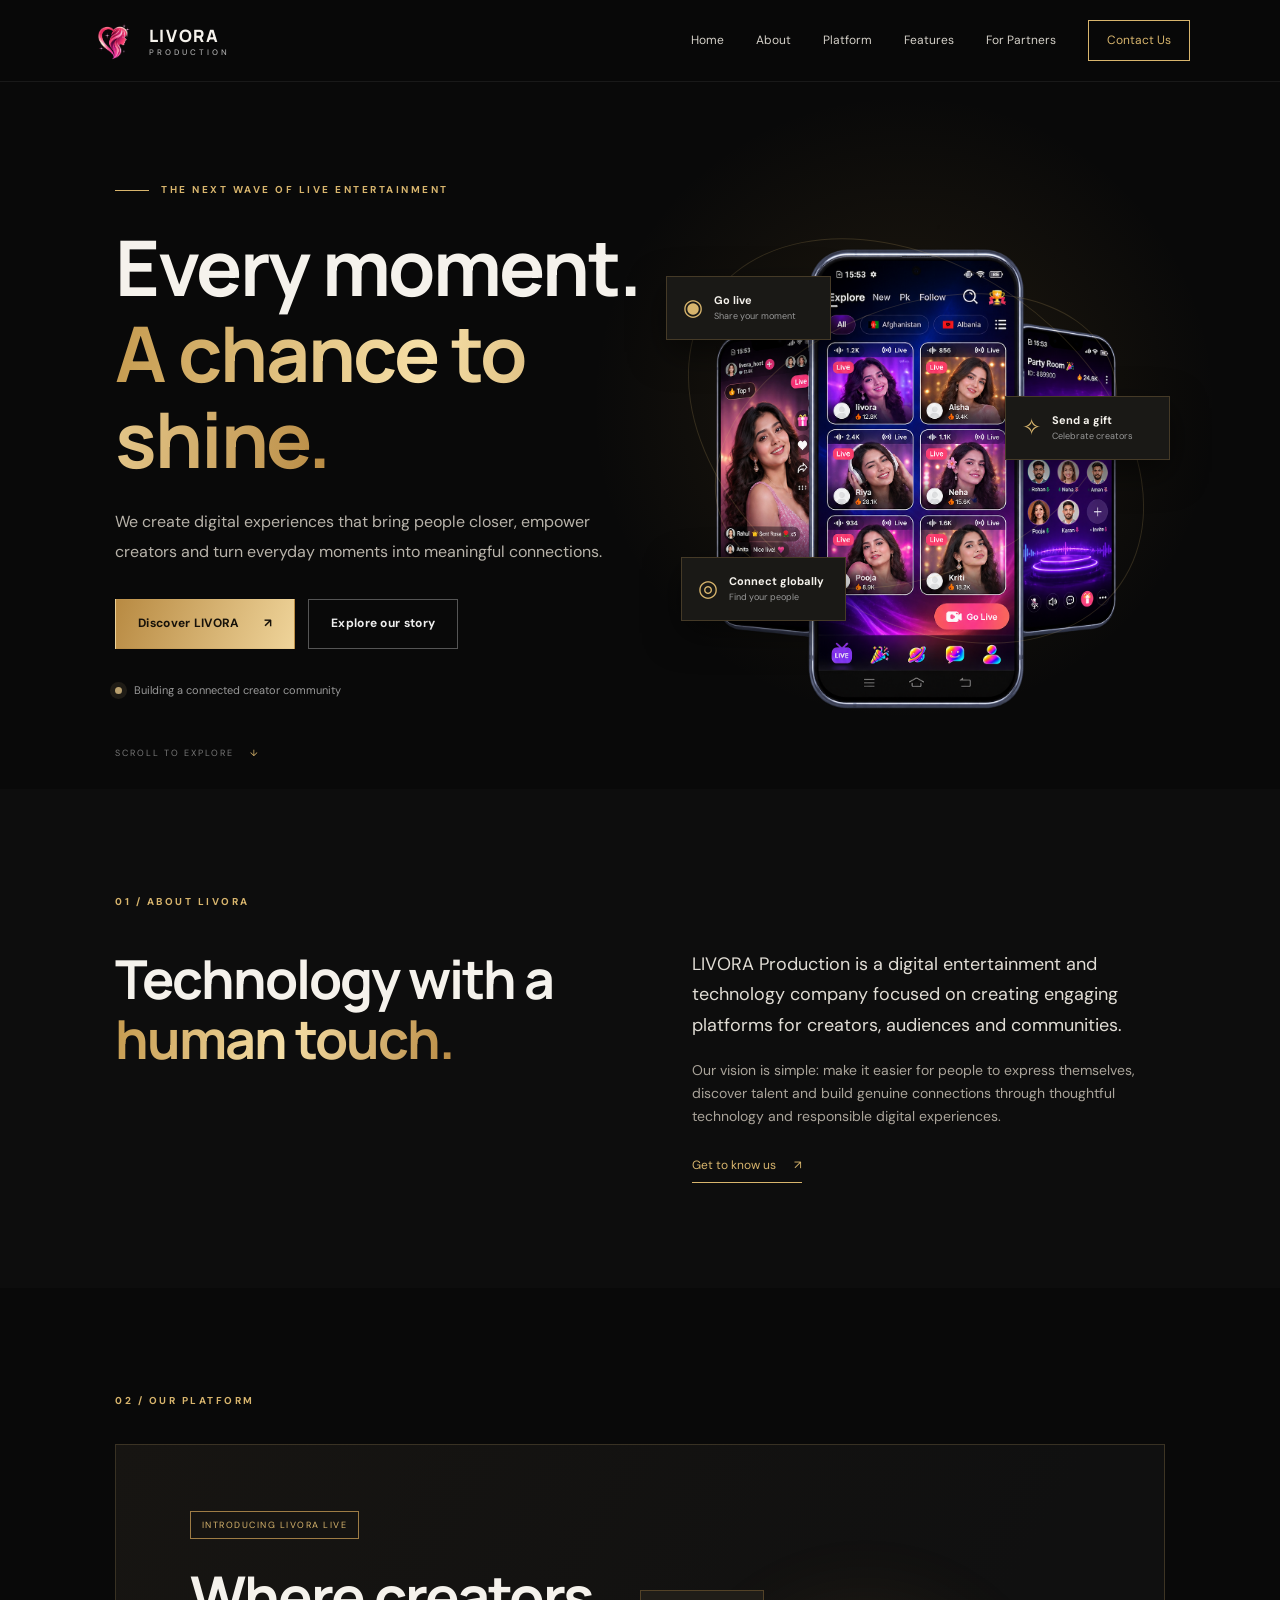
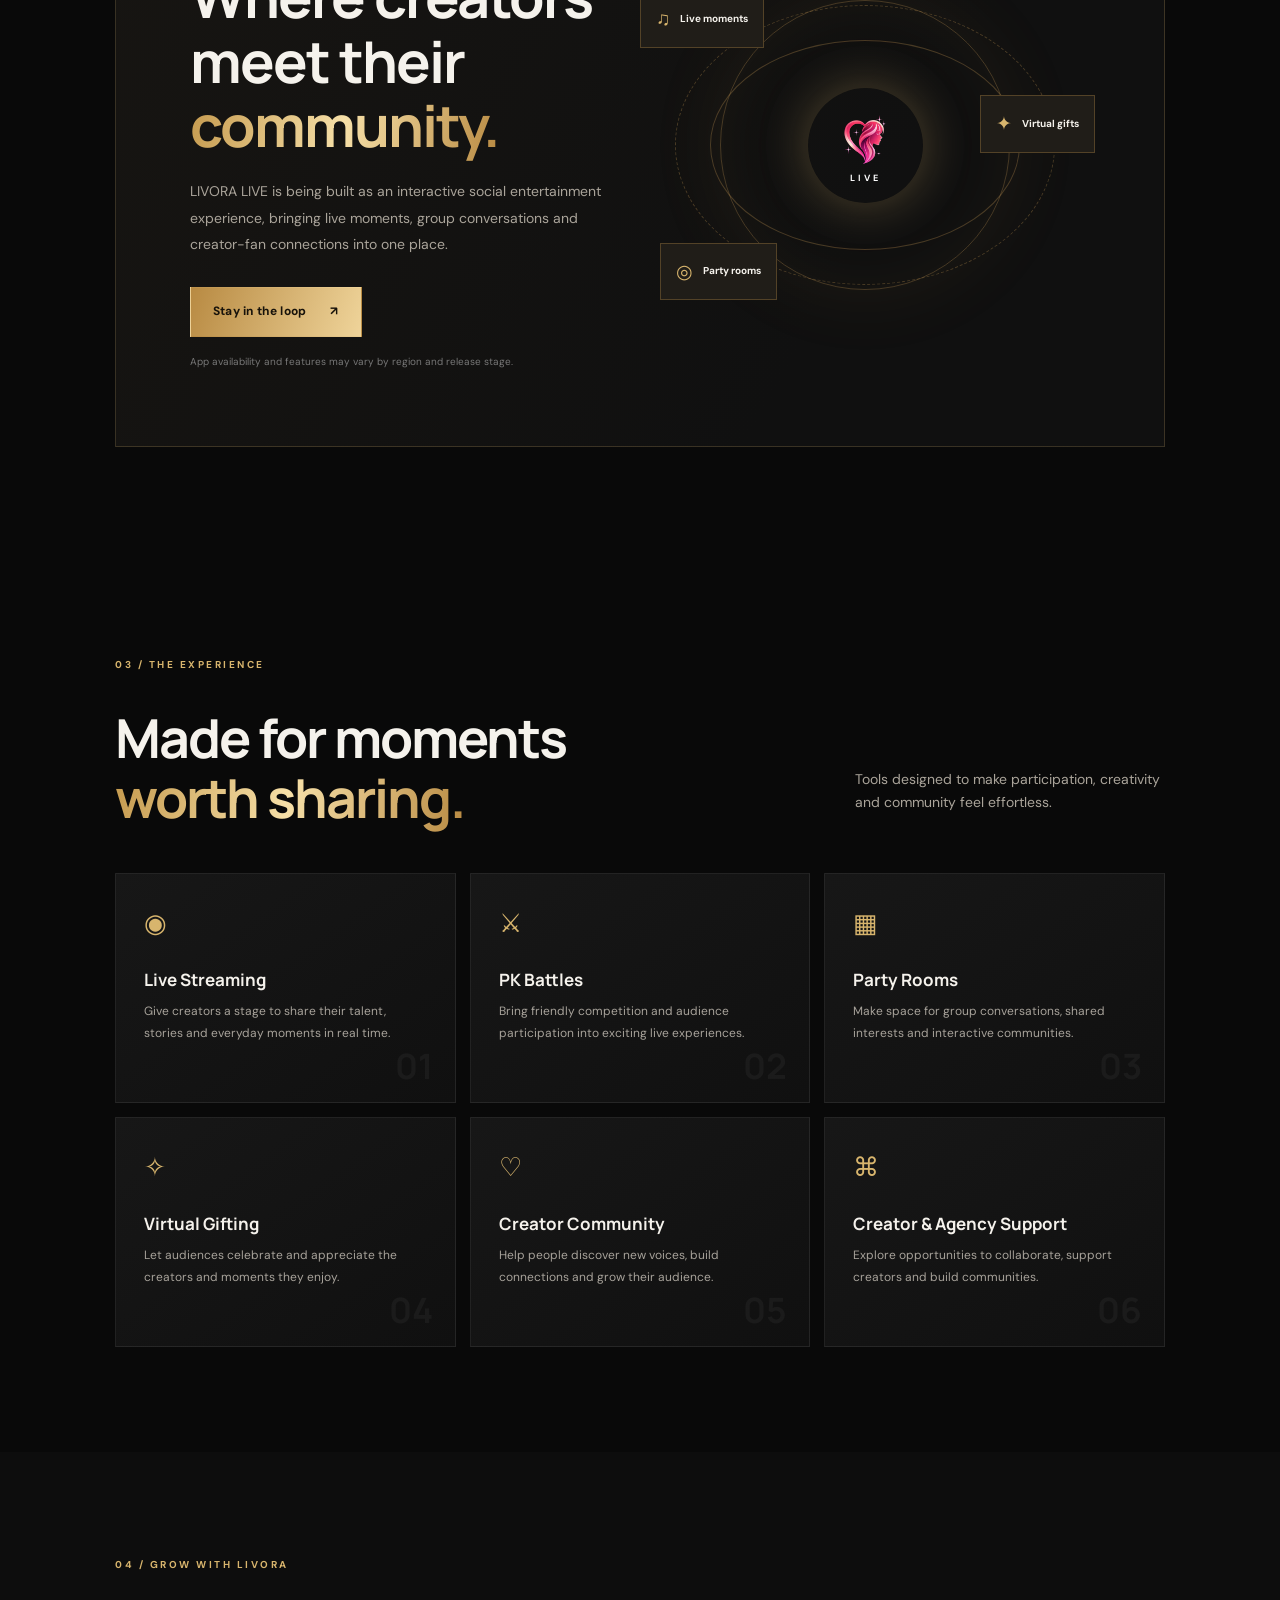
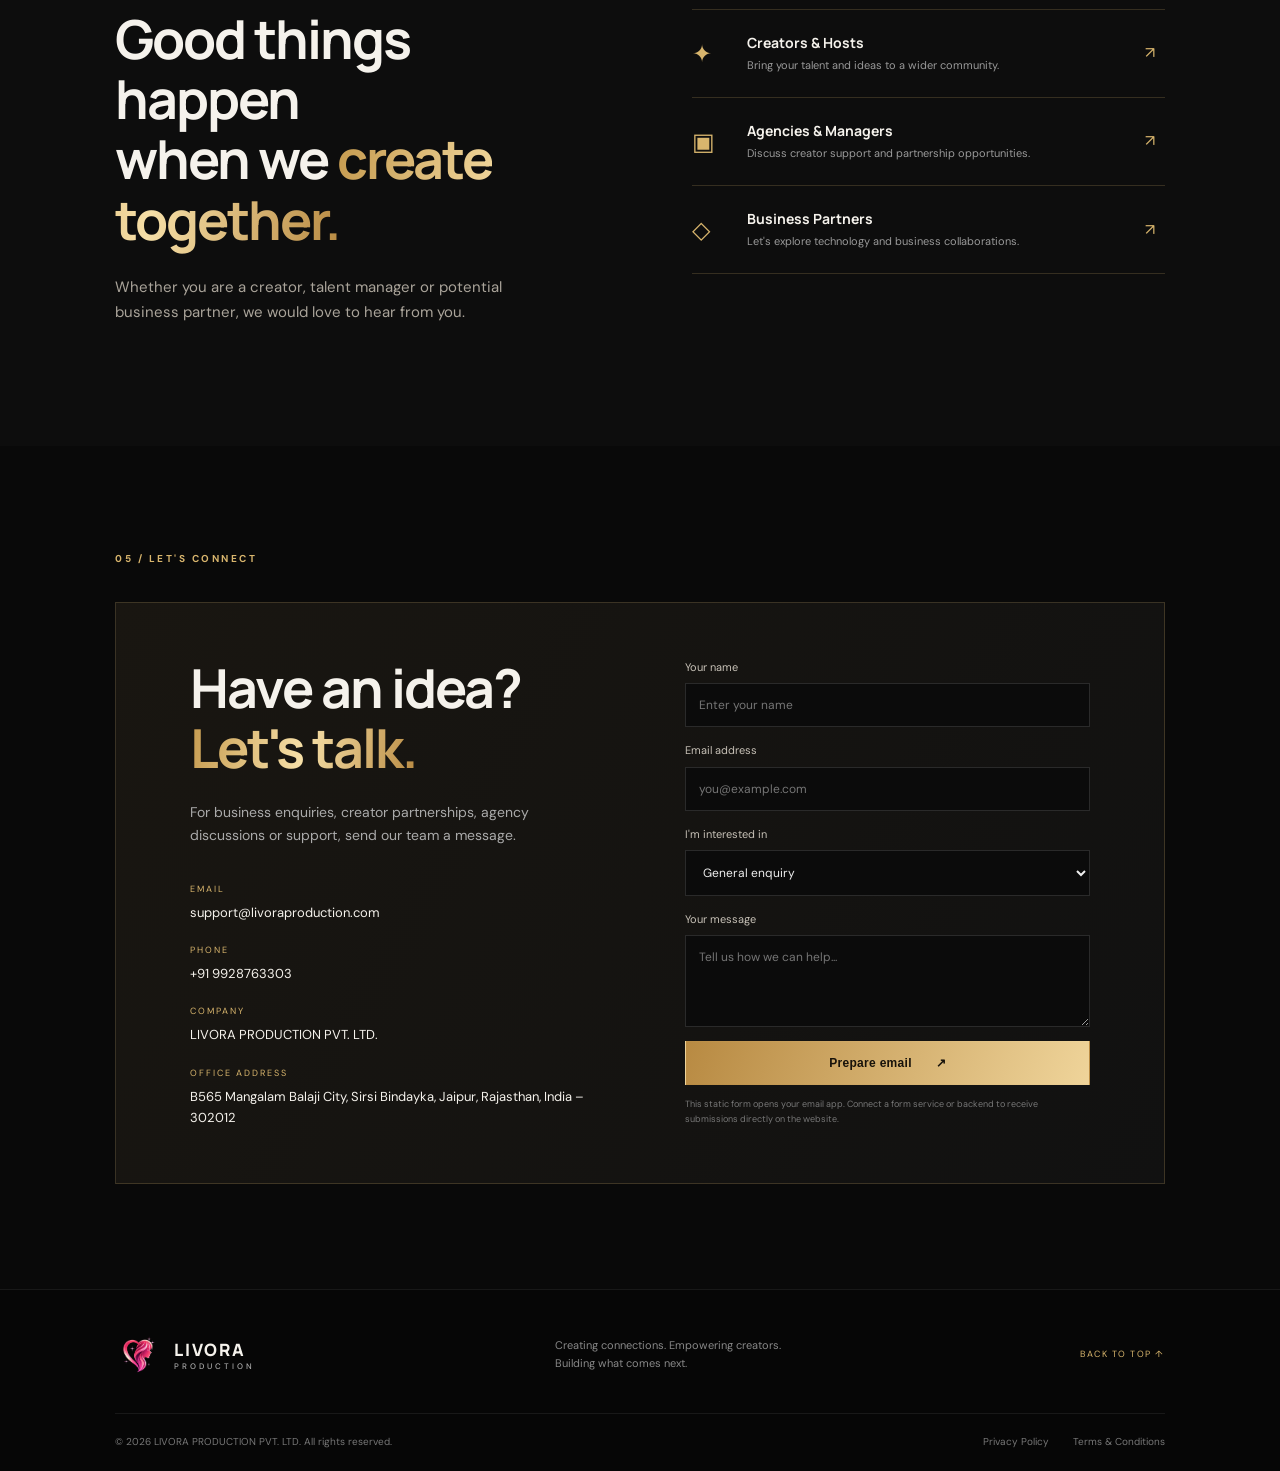
<file: index.html>
<!DOCTYPE html>
<html lang="en">
<head>
  <meta charset="UTF-8">
  <meta name="viewport" content="width=device-width, initial-scale=1.0">
  <meta name="description" content="LIVORA Production builds digital experiences that bring creators and communities together through live entertainment and technology.">
  <meta name="theme-color" content="#090909">
  <title>LIVORA Production | Create. Connect. Shine.</title>
  <link rel="preconnect" href="https://fonts.googleapis.com">
  <link rel="preconnect" href="https://fonts.gstatic.com" crossorigin>
  <link href="https://fonts.googleapis.com/css2?family=DM+Sans:wght@400;500;600;700&family=Manrope:wght@400;500;600;700;800&display=swap" rel="stylesheet">
  <link rel="stylesheet" href="css/styles.css">
  <link rel="icon" href="assets/logo/app_logo.webp" type="image/x-icon">
</head>
<body>
  <header class="site-header">
    <a class="brand" href="#home" aria-label="LIVORA home">
      <span class="brand-mark">
        <img src="assets/logo/app_logo.webp" alt="LIVORA logo mark" width="48" height="48">
      </span>
      <span>LIVORA<span class="brand-light">PRODUCTION</span></span>
    </a>
    <button class="menu-toggle" aria-label="Open navigation" aria-expanded="false">☰</button>
    <nav class="nav">
      <a href="#home">Home</a><a href="#about">About</a><a href="#platform">Platform</a>
      <a href="#features">Features</a><a href="#partners">For Partners</a><a href="#contact" class="nav-cta">Contact Us</a>
    </nav>
  </header>

  <main>
    <section class="hero" id="home">
      <div class="hero-glow"></div>
      <div class="hero-content">
        <p class="eyebrow"><span class="eyebrow-line"></span> THE NEXT WAVE OF LIVE ENTERTAINMENT</p>
        <h1>Every moment.<br><span class="gold-text">A chance to shine.</span></h1>
        <p class="hero-copy">We create digital experiences that bring people closer, empower creators and turn everyday moments into meaningful connections.</p>
        <div class="hero-actions">
          <a class="btn btn-gold" href="#platform">Discover LIVORA <span>↗</span></a>
          <a class="btn btn-outline" href="#about">Explore our story</a>
        </div>
        <div class="hero-note"><span class="pulse-dot"></span> Building a connected creator community</div>
      </div>
      <div class="hero-art" aria-label="Abstract live entertainment illustration">
        <div class="orbit orbit-one"></div><div class="orbit orbit-two"></div>
        <!-- <div class="phone">
          <div class="phone-top"><span></span><span></span><span></span></div>
          <div class="live-label"><i></i> LIVE NOW</div>
          <div class="avatar avatar-main">L</div>
          <div class="phone-caption">Your stage.<br><b>Your community.</b></div>
          <div class="phone-bottom"><span>♡</span><span>▣</span><span>✦</span><span>➤</span></div>
        </div> -->
        <div>
          <img src="assets/image/mobile_view.png" alt="Mobile view of LIVORA app" width="400">
        </div>
        <div class="float-card card-live"><span class="mini-icon">◉</span><div><b>Go live</b><small>Share your moment</small></div></div>
        <div class="float-card card-gift"><span class="mini-icon">✧</span><div><b>Send a gift</b><small>Celebrate creators</small></div></div>
        <div class="float-card card-connect"><span class="mini-icon">◎</span><div><b>Connect globally</b><small>Find your people</small></div></div>
      </div>
      <a class="scroll-cue" href="#about">SCROLL TO EXPLORE <span>↓</span></a>
    </section>

    <section class="intro section-pad" id="about">
      <div class="section-kicker">01 / ABOUT LIVORA</div>
      <div class="intro-grid">
        <h2>Technology with a <span class="gold-text">human touch.</span></h2>
        <div><p class="lead">LIVORA Production is a digital entertainment and technology company focused on creating engaging platforms for creators, audiences and communities.</p>
        <p>Our vision is simple: make it easier for people to express themselves, discover talent and build genuine connections through thoughtful technology and responsible digital experiences.</p>
        <a class="text-link" href="#contact">Get to know us <span>↗</span></a></div>
      </div>
    </section>

    <section class="platform section-pad" id="platform">
      <div class="section-kicker">02 / OUR PLATFORM</div>
      <div class="platform-panel">
        <div class="platform-copy">
          <span class="pill">INTRODUCING LIVORA LIVE</span>
          <h2>Where creators<br>meet their <span class="gold-text">community.</span></h2>
          <p>LIVORA LIVE is being built as an interactive social entertainment experience, bringing live moments, group conversations and creator-fan connections into one place.</p>
          <a class="btn btn-gold" href="#contact">Stay in the loop <span>↗</span></a>
          <p class="fine-print">App availability and features may vary by region and release stage.</p>
        </div>
        <div class="feature-visual">
          <div class="visual-ring"></div>
          <div class="visual-tile tile-one"><span>♫</span><b>Live moments</b></div>
          <div class="visual-tile tile-two"><span>✦</span><b>Virtual gifts</b></div>
          <div class="visual-tile tile-three"><span>◎</span><b>Party rooms</b></div>
          <div class="visual-core">
            <img src="assets/logo/app_logo.webp" alt="LIVORA logo mark" width="65" height="65">
            <span>LIVE</span>
          </div>
        </div>
      </div>
    </section>

    <section class="features section-pad" id="features">
      <div class="section-kicker">03 / THE EXPERIENCE</div>
      <div class="section-heading"><h2>Made for moments<br><span class="gold-text">worth sharing.</span></h2><p>Tools designed to make participation, creativity and community feel effortless.</p></div>
      <div class="feature-grid">
        <article class="feature-card"><span class="feature-icon">◉</span><h3>Live Streaming</h3><p>Give creators a stage to share their talent, stories and everyday moments in real time.</p><span class="card-number">01</span></article>
        <article class="feature-card"><span class="feature-icon">⚔</span><h3>PK Battles</h3><p>Bring friendly competition and audience participation into exciting live experiences.</p><span class="card-number">02</span></article>
        <article class="feature-card"><span class="feature-icon">▦</span><h3>Party Rooms</h3><p>Make space for group conversations, shared interests and interactive communities.</p><span class="card-number">03</span></article>
        <article class="feature-card"><span class="feature-icon">✧</span><h3>Virtual Gifting</h3><p>Let audiences celebrate and appreciate the creators and moments they enjoy.</p><span class="card-number">04</span></article>
        <article class="feature-card"><span class="feature-icon">♡</span><h3>Creator Community</h3><p>Help people discover new voices, build connections and grow their audience.</p><span class="card-number">05</span></article>
        <article class="feature-card"><span class="feature-icon">⌘</span><h3>Creator & Agency Support</h3><p>Explore opportunities to collaborate, support creators and build communities.</p><span class="card-number">06</span></article>
      </div>
    </section>

    <section class="partners section-pad" id="partners">
      <div class="section-kicker">04 / GROW WITH LIVORA</div>
      <div class="partner-grid">
        <div><h2>Good things happen<br>when we <span class="gold-text">create together.</span></h2><p class="lead">Whether you are a creator, talent manager or potential business partner, we would love to hear from you.</p></div>
        <div class="partner-options">
          <a class="partner-option" href="#contact"><span class="partner-symbol">✦</span><span><b>Creators & Hosts</b><small>Bring your talent and ideas to a wider community.</small></span><span class="arrow">↗</span></a>
          <a class="partner-option" href="#contact"><span class="partner-symbol">▣</span><span><b>Agencies & Managers</b><small>Discuss creator support and partnership opportunities.</small></span><span class="arrow">↗</span></a>
          <a class="partner-option" href="#contact"><span class="partner-symbol">◇</span><span><b>Business Partners</b><small>Let's explore technology and business collaborations.</small></span><span class="arrow">↗</span></a>
        </div>
      </div>
    </section>

    <section class="contact section-pad" id="contact">
      <div class="section-kicker">05 / LET'S CONNECT</div>
      <div class="contact-panel">
        <div><h2>Have an idea?<br><span class="gold-text">Let's talk.</span></h2><p>For business enquiries, creator partnerships, agency discussions or support, send our team a message.</p>
          <div class="contact-detail"><small>EMAIL</small><a href="mailto:support@livoraproduction.com">support@livoraproduction.com</a></div>
          <div class="contact-detail"><small>PHONE</small><a href="tel:+919928763303">+91 9928763303</a></div>
          <div class="contact-detail"><small>COMPANY</small><span>LIVORA PRODUCTION PVT. LTD.</span></div>
          <div class="contact-detail"><small>OFFICE ADDRESS</small><span>B565 Mangalam Balaji City, Sirsi Bindayka, Jaipur, Rajasthan, India – 302012</span></div>
        </div>
        <form class="contact-form" id="contactForm">
          <label>Your name<input name="name" type="text" placeholder="Enter your name" required></label>
          <label>Email address<input name="email" type="email" placeholder="you@example.com" required></label>
          <label>I'm interested in<select name="subject"><option>General enquiry</option><option>Creator / Host partnership</option><option>Agency partnership</option><option>Business collaboration</option><option>App support</option></select></label>
          <label>Your message<textarea name="message" rows="4" placeholder="Tell us how we can help..." required></textarea></label>
          <button class="btn btn-gold submit-btn" type="submit">Prepare email <span>↗</span></button>
          <p class="form-note">This static form opens your email app. Connect a form service or backend to receive submissions directly on the website.</p>
        </form>
      </div>
    </section>
  </main>

  <footer class="footer">
    <div class="footer-top">
      <a class="brand" href="#home">
        <span class="brand-mark">
          <img src="assets/logo/app_logo.webp" alt="LIVORA logo mark" width="48" height="48">
        </span>
        <span>LIVORA<span class="brand-light">PRODUCTION</span></span>
      </a>
      <p>Creating connections. Empowering creators.<br>Building what comes next.</p>
      <a href="#home" class="back-top">BACK TO TOP ↑</a>
    </div>
    <div class="footer-bottom"><span>© <span id="year"></span> LIVORA PRODUCTION PVT. LTD. All rights reserved.</span><div><a href="pages/privacy.html">Privacy Policy</a><a href="pages/terms.html">Terms & Conditions</a></div></div>
  </footer>
  <script src="js/script.js"></script>
</body>
</html>
</file>
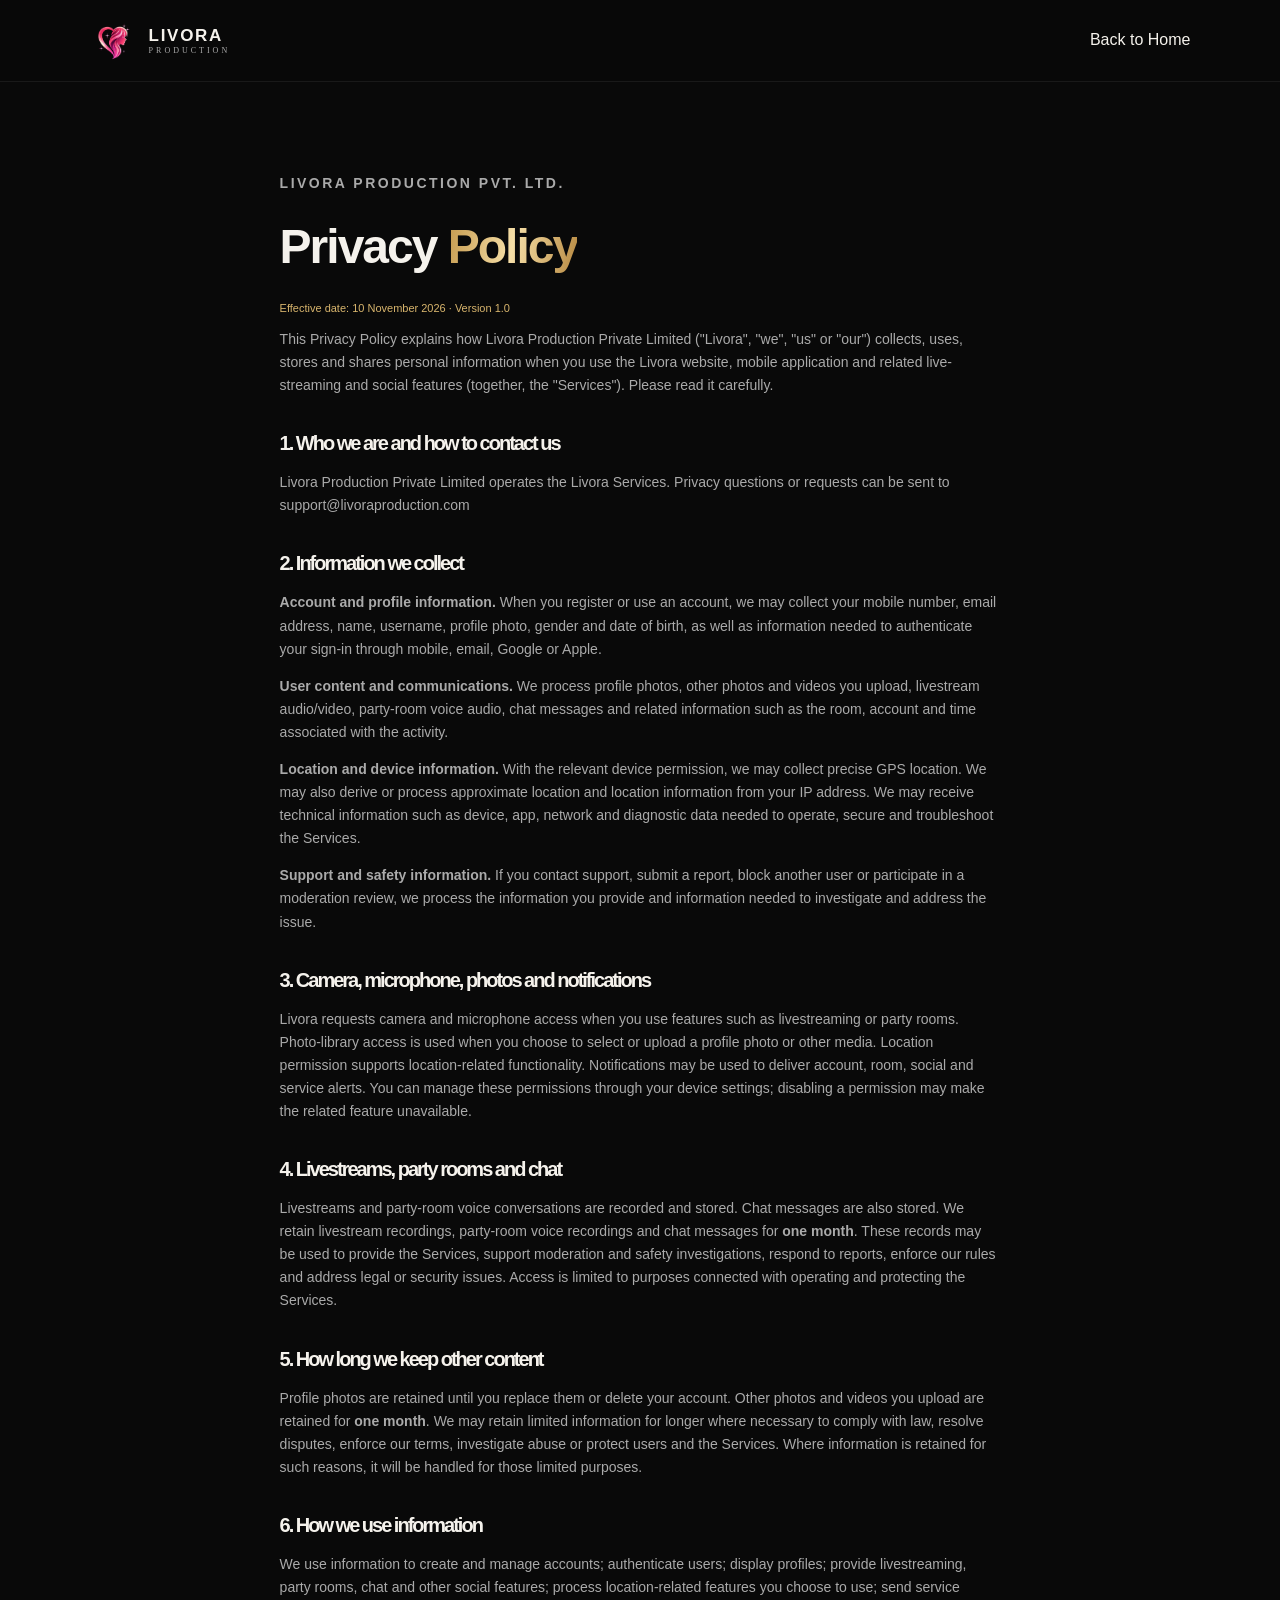
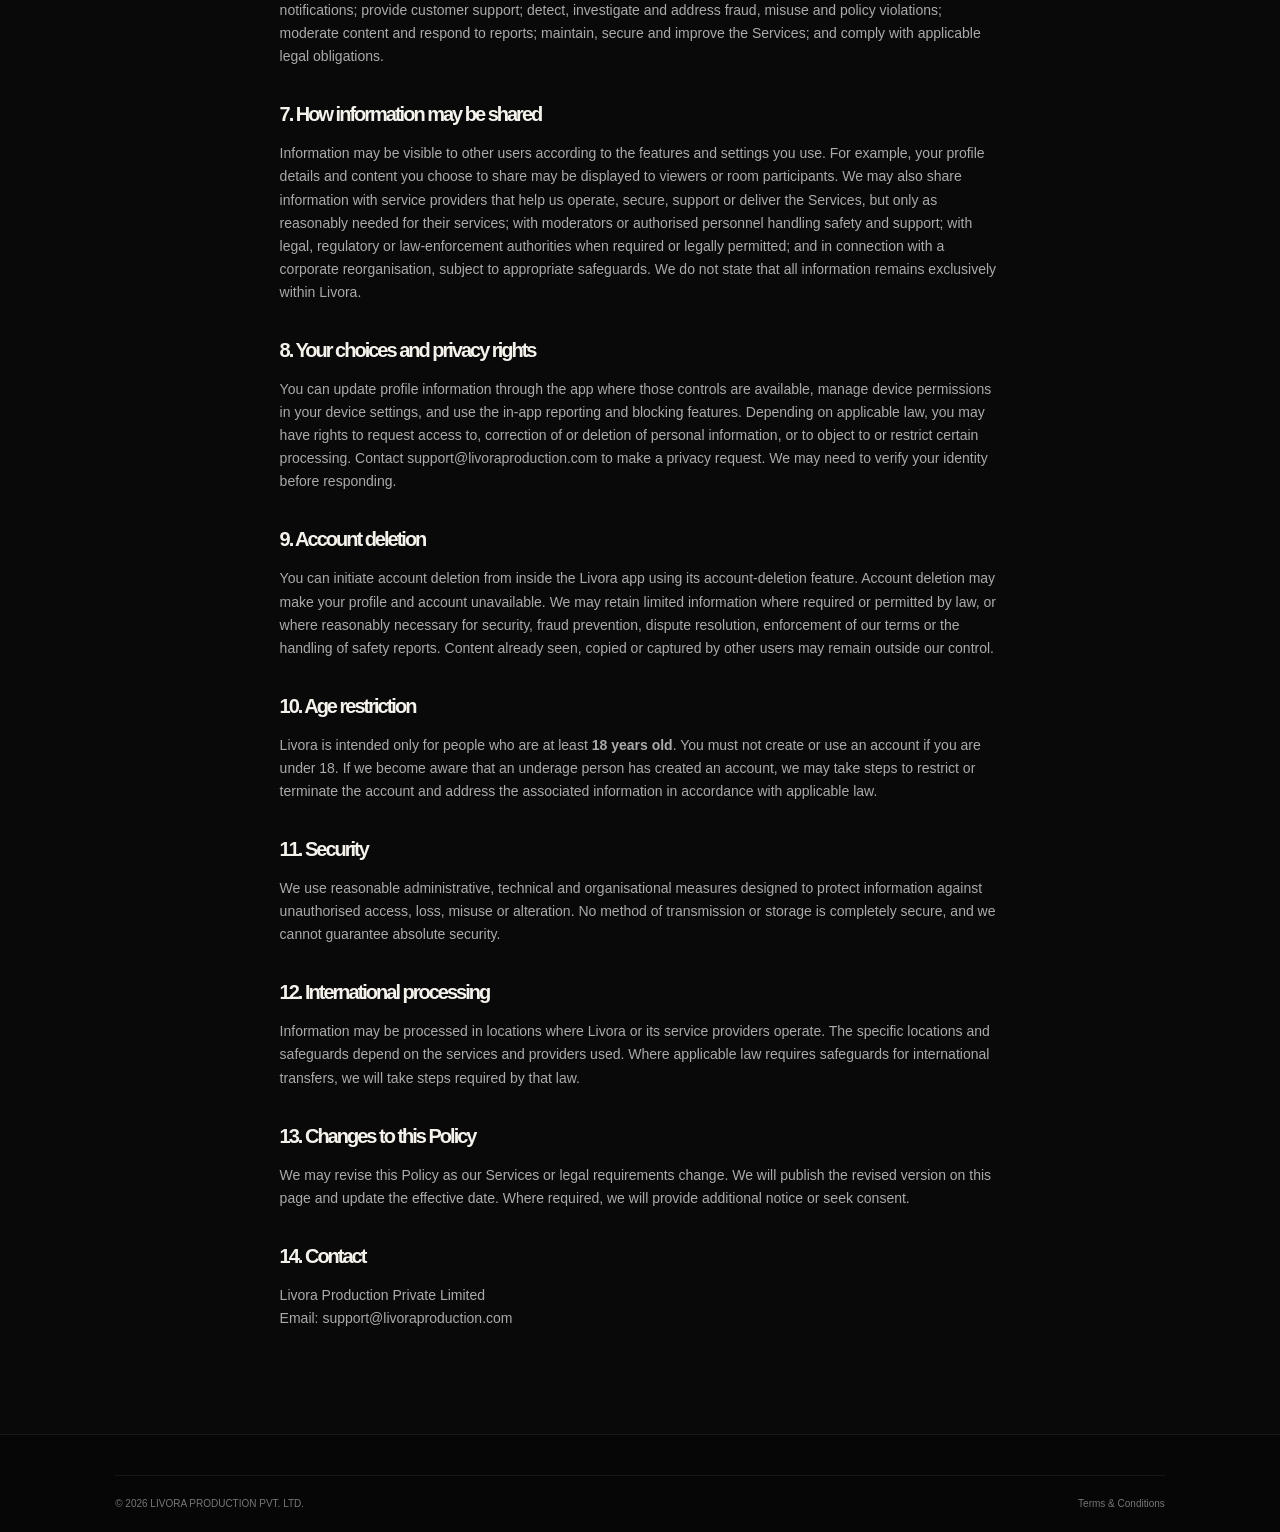
<file: pages/privacy.html>
<!DOCTYPE html>
<html lang="en">
    <head>
        <meta charset="UTF-8">
        <meta name="viewport" content="width=device-width, initial-scale=1">
        <title>Privacy Policy | LIVORA</title>
        <link rel="stylesheet" href="../css/styles.css">
        <link rel="icon" href="../assets/logo/app_logo.webp" type="image/x-icon">
    </head>
    <body>
        <header class="site-header">
            <a class="brand" href="../index.html">
                <span class="brand-mark">
                    <img src="../assets/logo/app_logo.webp" alt="LIVORA logo mark" width="48" height="48">
                </span>
                <span>LIVORA<span class="brand-light">PRODUCTION</span></span>
            </a>
            <a class="nav-cta" href="../index.html">Back to Home</a>
        </header>
        <main class="legal-page">
            <p class="section-kicker">LIVORA PRODUCTION PVT. LTD.</p>
            <h1>Privacy <span class="gold-text">Policy</span></h1>
            <p class="updated">Effective date: 10 November 2026 · Version 1.0</p>
            <p>This Privacy Policy explains how Livora Production Private Limited ("Livora", "we", "us" or "our") collects, uses, stores and shares personal information when you use the Livora website, mobile application and related live-streaming and social features (together, the "Services"). Please read it carefully.</p>
            <h2>1. Who we are and how to contact us</h2>
            <p>Livora Production Private Limited operates the Livora Services. Privacy questions or requests can be sent to <a href="mailto:support@livoraproduction.com">support@livoraproduction.com</a></p>
            <h2>2. Information we collect</h2>
            <p><b>Account and profile information.</b> When you register or use an account, we may collect your mobile number, email address, name, username, profile photo, gender and date of birth, as well as information needed to authenticate your sign-in through mobile, email, Google or Apple.</p><p><b>User content and communications.</b> We process profile photos, other photos and videos you upload, livestream audio/video, party-room voice audio, chat messages and related information such as the room, account and time associated with the activity.</p><p><b>Location and device information.</b> With the relevant device permission, we may collect precise GPS location. We may also derive or process approximate location and location information from your IP address. We may receive technical information such as device, app, network and diagnostic data needed to operate, secure and troubleshoot the Services.</p><p><b>Support and safety information.</b> If you contact support, submit a report, block another user or participate in a moderation review, we process the information you provide and information needed to investigate and address the issue.</p>
            <h2>3. Camera, microphone, photos and notifications</h2>
            <p>Livora requests camera and microphone access when you use features such as livestreaming or party rooms. Photo-library access is used when you choose to select or upload a profile photo or other media. Location permission supports location-related functionality. Notifications may be used to deliver account, room, social and service alerts. You can manage these permissions through your device settings; disabling a permission may make the related feature unavailable.</p>
            <h2>4. Livestreams, party rooms and chat</h2>
            <p>Livestreams and party-room voice conversations are recorded and stored. Chat messages are also stored. We retain livestream recordings, party-room voice recordings and chat messages for <b>one month</b>. These records may be used to provide the Services, support moderation and safety investigations, respond to reports, enforce our rules and address legal or security issues. Access is limited to purposes connected with operating and protecting the Services.</p>
            <h2>5. How long we keep other content</h2>
            <p>Profile photos are retained until you replace them or delete your account. Other photos and videos you upload are retained for <b>one month</b>. We may retain limited information for longer where necessary to comply with law, resolve disputes, enforce our terms, investigate abuse or protect users and the Services. Where information is retained for such reasons, it will be handled for those limited purposes.</p>
            <h2>6. How we use information</h2>
            <p>We use information to create and manage accounts; authenticate users; display profiles; provide livestreaming, party rooms, chat and other social features; process location-related features you choose to use; send service notifications; provide customer support; detect, investigate and address fraud, misuse and policy violations; moderate content and respond to reports; maintain, secure and improve the Services; and comply with applicable legal obligations.</p>
            <h2>7. How information may be shared</h2>
            <p>Information may be visible to other users according to the features and settings you use. For example, your profile details and content you choose to share may be displayed to viewers or room participants. We may also share information with service providers that help us operate, secure, support or deliver the Services, but only as reasonably needed for their services; with moderators or authorised personnel handling safety and support; with legal, regulatory or law-enforcement authorities when required or legally permitted; and in connection with a corporate reorganisation, subject to appropriate safeguards. We do not state that all information remains exclusively within Livora.</p>
            <h2>8. Your choices and privacy rights</h2>
            <p>You can update profile information through the app where those controls are available, manage device permissions in your device settings, and use the in-app reporting and blocking features. Depending on applicable law, you may have rights to request access to, correction of or deletion of personal information, or to object to or restrict certain processing. Contact <a href="mailto:support@livoraproduction.com">support@livoraproduction.com</a> to make a privacy request. We may need to verify your identity before responding.</p>
            <h2>9. Account deletion</h2>
            <p>You can initiate account deletion from inside the Livora app using its account-deletion feature. Account deletion may make your profile and account unavailable. We may retain limited information where required or permitted by law, or where reasonably necessary for security, fraud prevention, dispute resolution, enforcement of our terms or the handling of safety reports. Content already seen, copied or captured by other users may remain outside our control.</p>
            <h2>10. Age restriction</h2>
            <p>Livora is intended only for people who are at least <b>18 years old</b>. You must not create or use an account if you are under 18. If we become aware that an underage person has created an account, we may take steps to restrict or terminate the account and address the associated information in accordance with applicable law.</p>
            <h2>11. Security</h2>
            <p>We use reasonable administrative, technical and organisational measures designed to protect information against unauthorised access, loss, misuse or alteration. No method of transmission or storage is completely secure, and we cannot guarantee absolute security.</p>
            <h2>12. International processing</h2>
            <p>Information may be processed in locations where Livora or its service providers operate. The specific locations and safeguards depend on the services and providers used. Where applicable law requires safeguards for international transfers, we will take steps required by that law.</p>
            <h2>13. Changes to this Policy</h2>
            <p>We may revise this Policy as our Services or legal requirements change. We will publish the revised version on this page and update the effective date. Where required, we will provide additional notice or seek consent.</p>
            <h2>14. Contact</h2>
            <p>Livora Production Private Limited<br>Email: <a href="mailto:support@livoraproduction.com">support@livoraproduction.com</a></p>
        </main>
        <footer class="footer">
            <div class="footer-bottom">
                <span>© <span id="year"></span> LIVORA PRODUCTION PVT. LTD.</span>
                <a href="./terms.html">Terms & Conditions</a>
            </div>
        </footer>
        <script>
            document.getElementById("year").textContent = new Date().getFullYear();
        </script>
    </body>
</html>
</file>
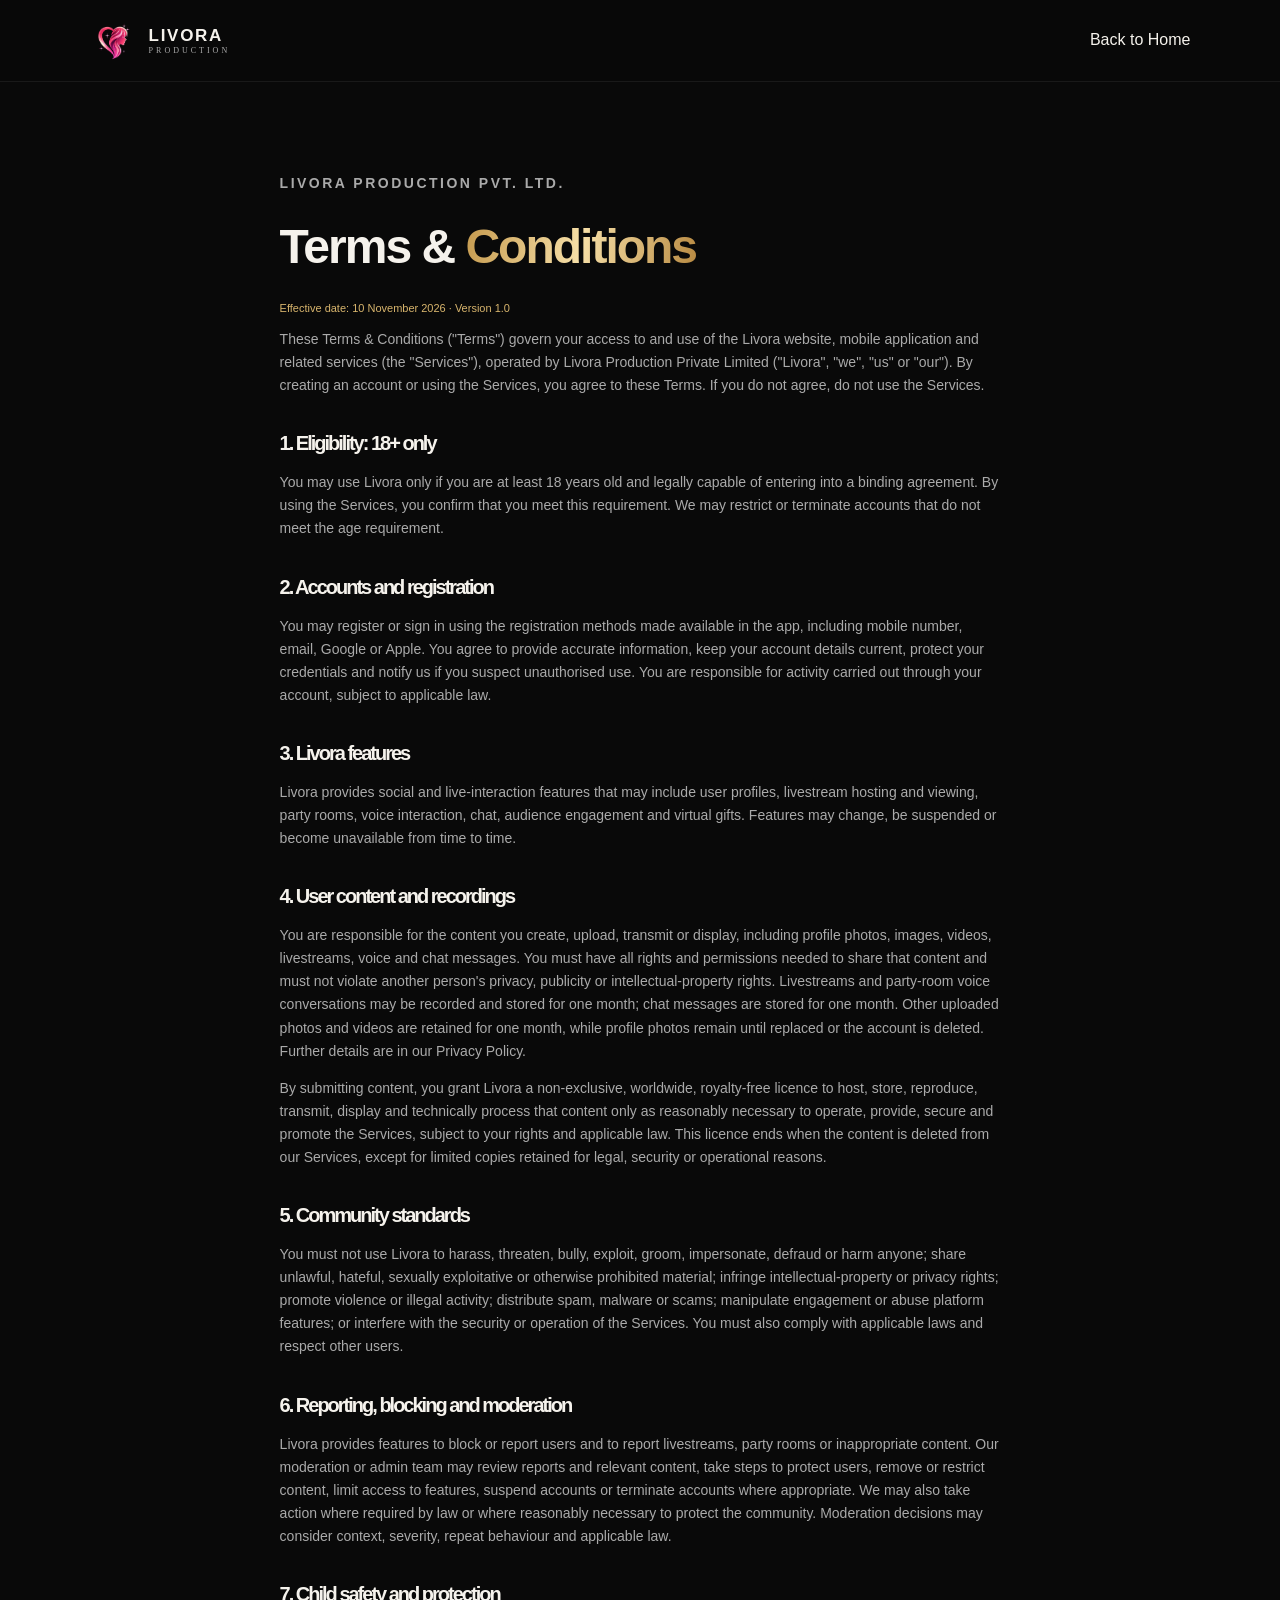
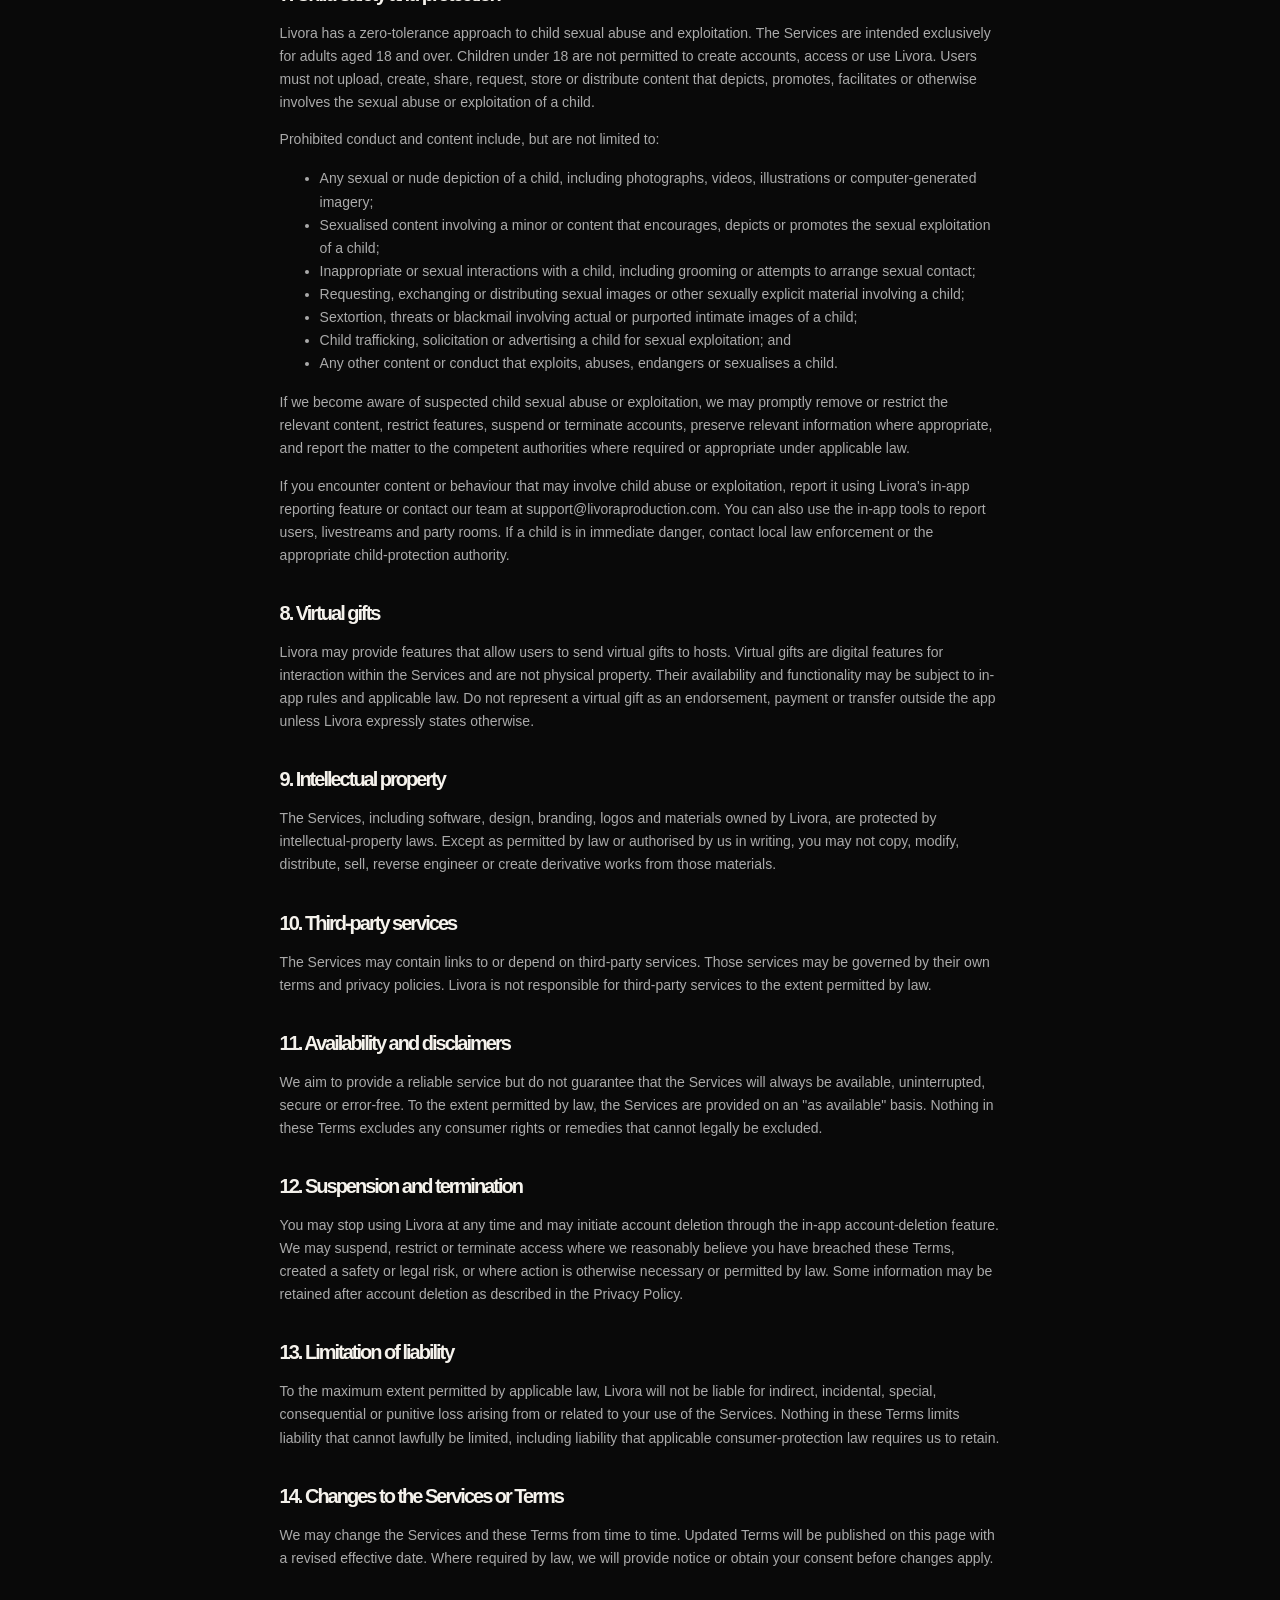
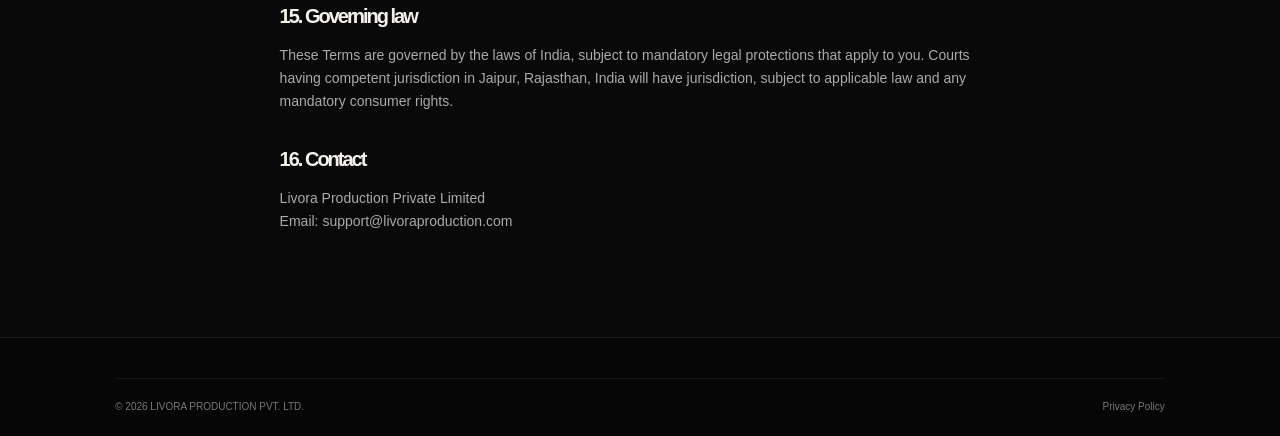
<file: pages/terms.html>
<!DOCTYPE html>
<html lang="en">
    <head>
        <meta charset="UTF-8">
        <meta name="viewport" content="width=device-width, initial-scale=1">
        <title>Terms & Conditions | LIVORA</title>
        <link rel="stylesheet" href="../css/styles.css">
        <link rel="icon" href="../assets/logo/app_logo.webp" type="image/x-icon">
    </head>
    <body>
        <header class="site-header">
            <a class="brand" href="../index.html">
                <span class="brand-mark">
                    <img src="../assets/logo/app_logo.webp" alt="LIVORA logo mark" width="48" height="48">
                </span>
                <span>LIVORA<span class="brand-light">PRODUCTION</span></span>
            </a>
            <a class="nav-cta" href="../index.html">Back to Home</a>
        </header>
        <main class="legal-page">
            <p class="section-kicker">LIVORA PRODUCTION PVT. LTD.</p>
            <h1>Terms & <span class="gold-text">Conditions</span></h1>
            <p class="updated">Effective date: 10 November 2026 · Version 1.0</p>

            <p>These Terms & Conditions ("Terms") govern your access to and use of the Livora website, mobile application and related services (the "Services"), operated by Livora Production Private Limited ("Livora", "we", "us" or "our"). By creating an account or using the Services, you agree to these Terms. If you do not agree, do not use the Services.</p>
            <h2>1. Eligibility: 18+ only</h2>
            <p>You may use Livora only if you are at least 18 years old and legally capable of entering into a binding agreement. By using the Services, you confirm that you meet this requirement. We may restrict or terminate accounts that do not meet the age requirement.</p>
            <h2>2. Accounts and registration</h2>
            <p>You may register or sign in using the registration methods made available in the app, including mobile number, email, Google or Apple. You agree to provide accurate information, keep your account details current, protect your credentials and notify us if you suspect unauthorised use. You are responsible for activity carried out through your account, subject to applicable law.</p>
            <h2>3. Livora features</h2>
            <p>Livora provides social and live-interaction features that may include user profiles, livestream hosting and viewing, party rooms, voice interaction, chat, audience engagement and virtual gifts. Features may change, be suspended or become unavailable from time to time.</p>
            <h2>4. User content and recordings</h2>
            <p>You are responsible for the content you create, upload, transmit or display, including profile photos, images, videos, livestreams, voice and chat messages. You must have all rights and permissions needed to share that content and must not violate another person's privacy, publicity or intellectual-property rights. Livestreams and party-room voice conversations may be recorded and stored for one month; chat messages are stored for one month. Other uploaded photos and videos are retained for one month, while profile photos remain until replaced or the account is deleted. Further details are in our <a href="privacy.html">Privacy Policy</a>.</p><p>By submitting content, you grant Livora a non-exclusive, worldwide, royalty-free licence to host, store, reproduce, transmit, display and technically process that content only as reasonably necessary to operate, provide, secure and promote the Services, subject to your rights and applicable law. This licence ends when the content is deleted from our Services, except for limited copies retained for legal, security or operational reasons.</p>
            <h2>5. Community standards</h2>
            <p>You must not use Livora to harass, threaten, bully, exploit, groom, impersonate, defraud or harm anyone; share unlawful, hateful, sexually exploitative or otherwise prohibited material; infringe intellectual-property or privacy rights; promote violence or illegal activity; distribute spam, malware or scams; manipulate engagement or abuse platform features; or interfere with the security or operation of the Services. You must also comply with applicable laws and respect other users.</p>
            <h2>6. Reporting, blocking and moderation</h2>
            <p>Livora provides features to block or report users and to report livestreams, party rooms or inappropriate content. Our moderation or admin team may review reports and relevant content, take steps to protect users, remove or restrict content, limit access to features, suspend accounts or terminate accounts where appropriate. We may also take action where required by law or where reasonably necessary to protect the community. Moderation decisions may consider context, severity, repeat behaviour and applicable law.</p>
            <h2>7. Child safety and protection</h2>
            <p>Livora has a zero-tolerance approach to child sexual abuse and exploitation. The Services are intended exclusively for adults aged 18 and over. Children under 18 are not permitted to create accounts, access or use Livora. Users must not upload, create, share, request, store or distribute content that depicts, promotes, facilitates or otherwise involves the sexual abuse or exploitation of a child.</p>
            <p>Prohibited conduct and content include, but are not limited to:</p>
            <ul>
                <li>Any sexual or nude depiction of a child, including photographs, videos, illustrations or computer-generated imagery;</li>
                <li>Sexualised content involving a minor or content that encourages, depicts or promotes the sexual exploitation of a child;</li>
                <li>Inappropriate or sexual interactions with a child, including grooming or attempts to arrange sexual contact;</li>
                <li>Requesting, exchanging or distributing sexual images or other sexually explicit material involving a child;</li>
                <li>Sextortion, threats or blackmail involving actual or purported intimate images of a child;</li>
                <li>Child trafficking, solicitation or advertising a child for sexual exploitation; and</li>
                <li>Any other content or conduct that exploits, abuses, endangers or sexualises a child.</li>
            </ul>
            <p>If we become aware of suspected child sexual abuse or exploitation, we may promptly remove or restrict the relevant content, restrict features, suspend or terminate accounts, preserve relevant information where appropriate, and report the matter to the competent authorities where required or appropriate under applicable law.</p>
            <p>If you encounter content or behaviour that may involve child abuse or exploitation, report it using Livora's in-app reporting feature or contact our team at <a href="mailto:support@livoraproduction.com">support@livoraproduction.com</a>. You can also use the in-app tools to report users, livestreams and party rooms. If a child is in immediate danger, contact local law enforcement or the appropriate child-protection authority.</p>
            <h2>8. Virtual gifts</h2>
            <p>Livora may provide features that allow users to send virtual gifts to hosts. Virtual gifts are digital features for interaction within the Services and are not physical property. Their availability and functionality may be subject to in-app rules and applicable law. Do not represent a virtual gift as an endorsement, payment or transfer outside the app unless Livora expressly states otherwise.</p>
            <h2>9. Intellectual property</h2>
            <p>The Services, including software, design, branding, logos and materials owned by Livora, are protected by intellectual-property laws. Except as permitted by law or authorised by us in writing, you may not copy, modify, distribute, sell, reverse engineer or create derivative works from those materials.</p>
            <h2>10. Third-party services</h2>
            <p>The Services may contain links to or depend on third-party services. Those services may be governed by their own terms and privacy policies. Livora is not responsible for third-party services to the extent permitted by law.</p>
            <h2>11. Availability and disclaimers</h2>
            <p>We aim to provide a reliable service but do not guarantee that the Services will always be available, uninterrupted, secure or error-free. To the extent permitted by law, the Services are provided on an "as available" basis. Nothing in these Terms excludes any consumer rights or remedies that cannot legally be excluded.</p>
            <h2>12. Suspension and termination</h2>
            <p>You may stop using Livora at any time and may initiate account deletion through the in-app account-deletion feature. We may suspend, restrict or terminate access where we reasonably believe you have breached these Terms, created a safety or legal risk, or where action is otherwise necessary or permitted by law. Some information may be retained after account deletion as described in the Privacy Policy.</p>
            <h2>13. Limitation of liability</h2>
            <p>To the maximum extent permitted by applicable law, Livora will not be liable for indirect, incidental, special, consequential or punitive loss arising from or related to your use of the Services. Nothing in these Terms limits liability that cannot lawfully be limited, including liability that applicable consumer-protection law requires us to retain.</p>
            <h2>14. Changes to the Services or Terms</h2>
            <p>We may change the Services and these Terms from time to time. Updated Terms will be published on this page with a revised effective date. Where required by law, we will provide notice or obtain your consent before changes apply.</p>
            <h2>15. Governing law</h2>
            <p>These Terms are governed by the laws of India, subject to mandatory legal protections that apply to you. Courts having competent jurisdiction in Jaipur, Rajasthan, India will have jurisdiction, subject to applicable law and any mandatory consumer rights.</p>
            <h2>16. Contact</h2>
            <p>Livora Production Private Limited<br>Email: <a href="mailto:support@livoraproduction.com">support@livoraproduction.com</a></p>
        </main>
        <footer class="footer">
            <div class="footer-bottom">
                <span>© <span id="year"></span> LIVORA PRODUCTION PVT. LTD.</span>
                <a href="./privacy.html">Privacy Policy</a>
            </div>
        </footer>
        <script>
            document.getElementById("year").textContent = new Date().getFullYear();
        </script>
    </body>
</html>
</file>
<file: css/styles.css>
:root{--bg:#090909;--panel:#111;--panel2:#151515;--gold:#d8b56d;--gold2:#f3d99b;--text:#f5f2ec;--muted:#aaa49a;--line:rgba(216,181,109,.2)}
*{box-sizing:border-box}html{scroll-behavior:smooth;scroll-padding-top:90px}body{margin:0;background:var(--bg);color:var(--text);font-family:"DM Sans",sans-serif;line-height:1.65}a{color:inherit;text-decoration:none}.site-header{height:82px;padding:0 7%;display:flex;align-items:center;justify-content:space-between;border-bottom:1px solid rgba(255,255,255,.07);position:sticky;top:0;background:rgba(9,9,9,.92);backdrop-filter:blur(16px);z-index:10}.brand{display:flex;align-items:center;gap:11px;font:800 17px Manrope,sans-serif;letter-spacing:1.7px}.brand-mark{width:48px;height:48px;color:var(--gold);display:grid;place-items:center;font:800 21px Manrope;}.brand-mark:first-letter{transform:rotate(-45deg)}.brand-light{display:block;font:500 8px "DM Sans";letter-spacing:3px;color:#aaa}.nav{display:flex;align-items:center;gap:32px;font-size:12px;color:#d4d0c8}.nav a:hover,.footer a:hover{color:var(--gold)}.nav .nav-cta{border:1px solid var(--gold);padding:10px 18px;color:var(--gold)}.menu-toggle{display:none;background:none;border:0;color:var(--gold);font-size:25px}.hero{min-height:690px;padding:100px 9% 90px;position:relative;display:grid;grid-template-columns:1.05fr .95fr;align-items:center;overflow:hidden}.hero-glow{position:absolute;width:650px;height:650px;border-radius:50%;background:radial-gradient(circle,rgba(174,130,55,.14),transparent 68%);right:4%;top:0;pointer-events:none}.hero-content{position:relative;z-index:1}.eyebrow,.section-kicker{font-size:10px;letter-spacing:2.5px;color:var(--gold);font-weight:700}.eyebrow{display:flex;align-items:center;gap:12px}.eyebrow-line{width:34px;height:1px;background:var(--gold)}h1,h2,h3,p{margin-top:0}h1,h2{font-family:Manrope,sans-serif;letter-spacing:-2px;line-height:1.12}h1{font-size:clamp(48px,6vw,78px);margin:25px 0}.gold-text{background:linear-gradient(100deg,#c59a4e,#f6dfa7 50%,#b88a42);background-clip:text;-webkit-background-clip:text;color:transparent}.hero-copy{max-width:510px;color:#b8b3aa;font-size:16px;line-height:1.9}.hero-actions{display:flex;gap:13px;margin:32px 0}.btn{display:inline-flex;align-items:center;justify-content:center;gap:24px;padding:14px 22px;font-size:12px;font-weight:700;letter-spacing:.3px;transition:.2s;border:1px solid transparent}.btn-gold{background:linear-gradient(110deg,#b88a42,#efd49a);color:#17120a}.btn-gold:hover{filter:brightness(1.12);transform:translateY(-2px)}.btn-outline{border-color:#555;color:#eee}.btn-outline:hover{border-color:var(--gold);color:var(--gold)}.hero-note{font-size:11px;color:#999}.pulse-dot{display:inline-block;width:7px;height:7px;border-radius:50%;background:#b9a06e;margin-right:9px;box-shadow:0 0 0 5px #b9a06e20}.hero-art{height:470px;position:relative;display:grid;place-items:center}.orbit{position:absolute;border:1px solid rgba(216,181,109,.18);border-radius:50%;transform:rotate(-22deg)}.orbit-one{width:420px;height:270px}.orbit-two{width:500px;height:350px;transform:rotate(35deg)}.phone{height:390px;width:218px;border:5px solid #35322d;border-radius:32px;background:linear-gradient(160deg,#29251f,#111);position:relative;z-index:1;padding:18px 15px;box-shadow:0 25px 80px #000,0 0 55px #c69c4b20;overflow:hidden}.phone:before{content:"";position:absolute;inset:0;background:radial-gradient(ellipse at 50% 35%,#8f673a55,transparent 55%)}.phone-top{display:flex;justify-content:center;gap:5px;position:relative}.phone-top span{height:4px;width:25px;border-radius:9px;background:#655d50}.live-label{position:relative;margin-top:25px;background:#a83b32;border-radius:4px;padding:3px 8px;width:max-content;font-size:8px;letter-spacing:1px}.live-label i{display:inline-block;width:5px;height:5px;background:white;border-radius:50%;margin-right:4px}.avatar{position:relative;margin:36px auto 15px;width:120px;height:120px;border-radius:50%;display:grid;place-items:center;font:800 62px Manrope;color:#f2d99d;background:radial-gradient(circle at 35% 25%,#9b7446,#30251a 65%);border:2px solid #d8b56d;box-shadow:0 0 45px #d8b56d55}.phone-caption{position:relative;text-align:center;font:500 15px Manrope;line-height:1.6}.phone-caption b{color:var(--gold2)}.phone-bottom{position:absolute;bottom:18px;left:20px;right:20px;display:flex;justify-content:space-between;color:var(--gold2);font-size:19px}.float-card{position:absolute;z-index:2;background:#1a1916;border:1px solid #76603a77;padding:12px 16px;display:flex;align-items:center;gap:11px;box-shadow:0 12px 35px #0008;min-width:165px}.float-card b,.float-card small{display:block}.float-card b{font-size:11px}.float-card small{font-size:9px;color:#999}.mini-icon{font-size:23px;color:var(--gold)}.card-live{top:70px;left:0}.card-gift{right:-5px;top:190px}.card-connect{bottom:55px;left:15px}.scroll-cue{position:absolute;bottom:28px;left:9%;font-size:9px;letter-spacing:2px;color:#777}.scroll-cue span{color:var(--gold);margin-left:12px}.section-pad{padding:105px 9%}.intro{background:#0d0d0d}.intro-grid{display:grid;grid-template-columns:1fr 1fr;gap:10%;margin-top:38px}.intro h2,.section-heading h2,.partner-grid h2,.contact h2{font-size:clamp(36px,4.2vw,55px);margin-bottom:0}.lead{font-size:18px;color:#e1ddd5;line-height:1.7}.intro-grid p:not(.lead){color:var(--muted);font-size:14px}.text-link{display:inline-block;margin-top:14px;color:var(--gold);font-size:12px;border-bottom:1px solid var(--gold);padding-bottom:6px}.text-link span{margin-left:15px}.platform{background:#090909}.platform-panel{margin-top:35px;background:linear-gradient(120deg,#171512,#101010 70%);border:1px solid var(--line);padding:65px 7%;display:grid;grid-template-columns:1fr 1fr;align-items:center;overflow:hidden}.pill{font-size:9px;letter-spacing:1.5px;border:1px solid #9e7c45;padding:7px 11px;color:var(--gold)}.platform-copy h2{font-size:clamp(38px,4.5vw,58px);margin:28px 0 20px}.platform-copy p{color:var(--muted);font-size:14px;max-width:430px;line-height:1.9}.platform-copy .btn{margin-top:15px}.fine-print{font-size:10px!important;color:#777!important;margin-top:15px}.feature-visual{height:350px;position:relative;display:grid;place-items:center}.visual-ring{width:290px;height:290px;border:1px solid #b68e4e55;border-radius:50%;box-shadow:0 0 80px #c99d4a14,inset 0 0 60px #c99d4a0d}.visual-ring:before,.visual-ring:after{content:"";position:absolute;inset:35px;border:1px dashed #b68e4e55;border-radius:50%}.visual-ring:after{inset:70px;border-style:solid}.visual-core{position:absolute;width:115px;height:115px;border-radius:50%;display:grid;place-content:center;text-align:center;color:#17120a;font:800 42px Manrope;box-shadow:0 0 50px #d8b56d55}.visual-core span{font:700 9px "DM Sans";letter-spacing:3px;color: white;}.visual-tile{position:absolute;background:#201d18;border:1px solid #8e6c3977;padding:12px 15px;display:flex;align-items:center;gap:10px;font-size:10px}.visual-tile span{font-size:19px;color:var(--gold)}.tile-one{top:20px;left:0}.tile-two{right:-5px;top:125px}.tile-three{bottom:20px;left:20px}.section-heading{display:flex;justify-content:space-between;align-items:end;margin:35px 0 45px;gap:40px}.section-heading p{max-width:310px;color:var(--muted);font-size:14px}.feature-grid{display:grid;grid-template-columns:repeat(3,1fr);gap:14px}.feature-card{position:relative;min-height:230px;padding:28px;background:linear-gradient(145deg,#171717,#101010);border:1px solid #ffffff12;transition:.25s;overflow:hidden}.feature-card:hover{border-color:#b58a4a88;transform:translateY(-4px)}.feature-icon{font-size:26px;color:var(--gold)}.feature-card h3{font:700 17px Manrope;margin:23px 0 10px}.feature-card p{font-size:12px;color:#a7a29a;max-width:280px;line-height:1.8}.card-number{position:absolute;right:22px;bottom:12px;font:700 35px Manrope;color:#ffffff0b}.partners{background:#0d0d0d}.partner-grid{display:grid;grid-template-columns:1fr 1fr;gap:10%;margin-top:35px}.partner-grid .lead{color:#aaa49a;font-size:15px;margin-top:25px;max-width:430px}.partner-options{border-top:1px solid var(--line)}.partner-option{display:grid;grid-template-columns:40px 1fr 20px;gap:15px;align-items:center;padding:23px 0;border-bottom:1px solid var(--line)}.partner-symbol{font-size:24px;color:var(--gold)}.partner-option b,.partner-option small{display:block}.partner-option b{font:700 14px Manrope}.partner-option small{color:#999;font-size:11px;margin-top:4px}.arrow{color:var(--gold)}.contact-panel{margin-top:35px;padding:55px 7%;background:linear-gradient(120deg,#191611,#111);border:1px solid var(--line);display:grid;grid-template-columns:1fr 1fr;gap:10%}.contact-panel>div>p{color:#aaa;font-size:14px;max-width:350px;margin:22px 0 35px}.contact-detail{margin-top:20px}.contact-detail small,.contact-detail span,.contact-detail a{display:block}.contact-detail small{font-size:9px;letter-spacing:2px;color:var(--gold)}.contact-detail a,.contact-detail span{font-size:13px;margin-top:5px}.contact-form label{display:block;font-size:11px;color:#c7c1b7;margin-bottom:14px}.contact-form input,.contact-form select,.contact-form textarea{display:block;width:100%;margin-top:7px;background:#0b0b0b;border:1px solid #ffffff20;color:#eee;padding:13px;font:12px "DM Sans";outline:none;border-radius:0}.contact-form input:focus,.contact-form textarea:focus,.contact-form select:focus{border-color:var(--gold)}.contact-form textarea{resize:vertical}.submit-btn{cursor:pointer;width:100%}.form-note{font-size:9px;color:#777;margin:12px 0 0}.footer{padding:40px 9% 20px;background:#060606;border-top:1px solid #ffffff12}.footer-top{display:flex;justify-content:space-between;align-items:center;padding-bottom:35px}.footer-top p{font-size:11px;color:#888;margin:0}.back-top{font-size:9px;letter-spacing:1.5px;color:var(--gold)}.footer-bottom{border-top:1px solid #ffffff12;padding-top:20px;display:flex;justify-content:space-between;color:#777;font-size:10px}.footer-bottom div{display:flex;gap:24px}.legal-page{max-width:900px;margin:auto;padding:90px 7%;min-height:70vh}.legal-page h1{font-size:48px}.legal-page h2{font-size:20px;margin-top:35px}.legal-page p,.legal-page li{color:#aaa;font-size:14px}.legal-page .updated{color:var(--gold);font-size:11px}
@media(max-width:850px){.site-header{padding:0 5%}.menu-toggle{display:block}.nav{display:none;position:absolute;top:81px;left:0;right:0;background:#101010;padding:20px 6%;flex-direction:column;align-items:flex-start;gap:18px;border-bottom:1px solid var(--line)}.nav.open{display:flex}.hero{grid-template-columns:1fr;padding:80px 7% 90px}.hero-art{height:430px;margin-top:20px}.scroll-cue{left:7%}.section-pad{padding:75px 7%}.platform-panel,.contact-panel{grid-template-columns:1fr;gap:35px}.feature-visual{max-width:500px;width:100%;margin:auto}.partner-grid{grid-template-columns:1fr;gap:35px}.intro-grid{gap:35px}.feature-grid{grid-template-columns:repeat(2,1fr)}}
@media(max-width:560px){.hero{padding-top:65px}.hero-art{transform:scale(.86);transform-origin:top center;margin-bottom:-35px;margin-left:-10px;margin-right:-10px}.hero-actions{flex-direction:column;align-items:stretch;max-width:260px}.intro-grid,.section-heading{display:block}.intro-grid>div{margin-top:25px}.section-heading p{margin-top:20px}.feature-grid{grid-template-columns:1fr}.feature-card{min-height:195px}.platform-panel,.contact-panel{padding:35px 7%}.visual-tile{padding:9px;font-size:9px}.tile-two{right:-8px}.footer-top{align-items:flex-start;gap:20px;flex-direction:column}.footer-bottom{gap:15px;flex-direction:column}.footer-bottom div{gap:18px}.contact-panel{gap:30px}h1{font-size:49px}}
</file>
